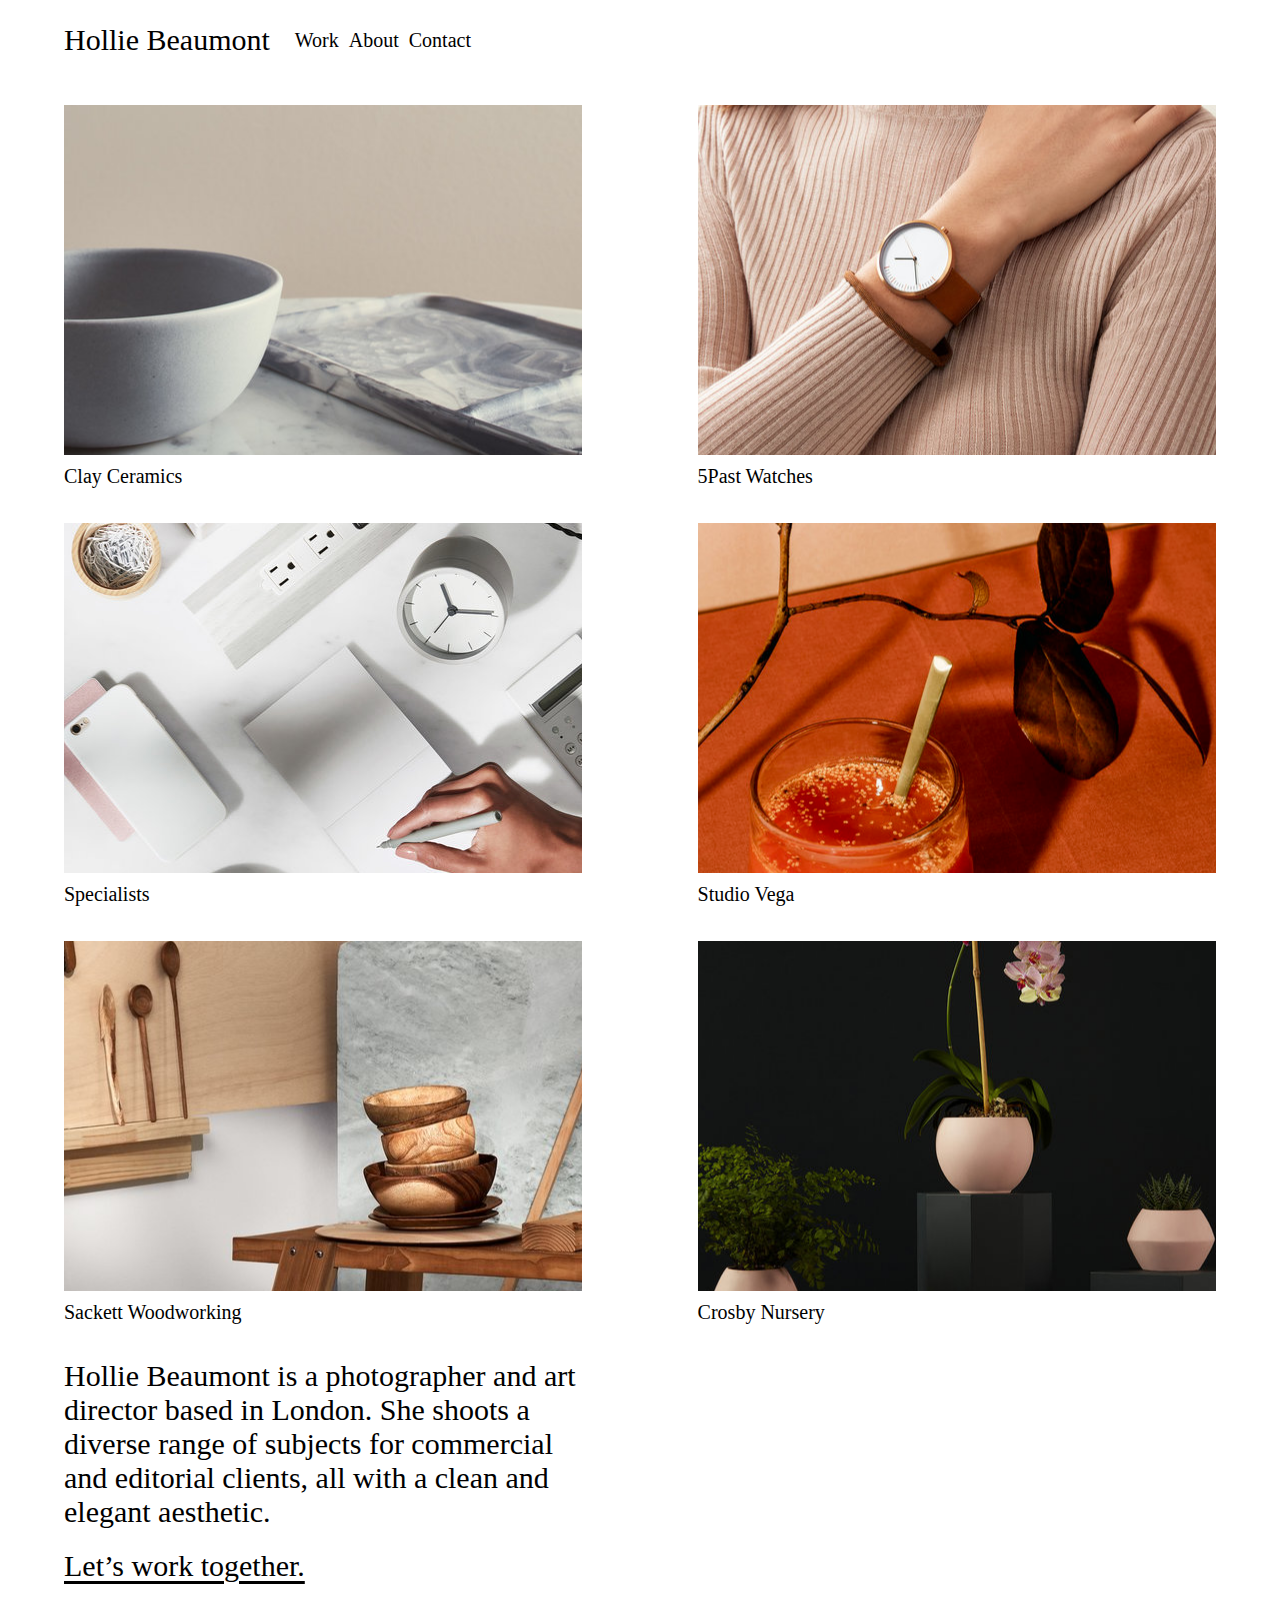
<file: index.html>
<!DOCTYPE html>
<html lang="en">
<head>
    <meta charset="UTF-8">
    <meta http-equiv="X-UA-Compatible" content="IE=edge">
    <meta name="viewport" content="width=device-width, initial-scale=1.0">
    <title>Art Photogragher</title>
    <link rel="stylesheet" href="css/style.css">
    <link rel="stylesheet" href="https://use.fontawesome.com/releases/v5.13.0/css/all.css" integrity="sha384-Bfad6CLCknfcloXFOyFnlgtENryhrpZCe29RTifKEixXQZ38WheV+i/6YWSzkz3V" crossorigin="anonymous" />

</head>
<body>
    <div class="container">
        <header>
           <div class="left-header-block">
                <a href="index.html" class="homepage"><span>Hollie Beaumont</span></a>
                <ul class="menu-ul">
                    <li><a href="#">Work</a></li>
                    <li><a href="about.html">About</a></li>
                    <li><a href="contact.html">Contact</a></li>
                </ul>
           </div>
            <div class="icons">
                <a href="#"><i class="fab fa-instagram"></i></a>
                <a href="#"><i class="fab fa-twitter"></i></a>
            </div>
        </header> 

        <main>
            <div class="row">
                <div class="item">
                    <a href="#"><div class="pic one"></div></a>
                    <p>Clay Ceramics</p>
                </div>
                <div class="item">
                    <a href="#"><div class="pic two"></div></a>
                    <p>5Past Watches</p>
                </div>
            </div>
            <div class="row">
                <div class="item">
                    <a href="#"><div class="pic three"></div></a>
                    <p>Specialists</p>
                </div>
                <div class="item">
                    <a href="#"><div class="pic four"></div></a>
                    <p>Studio Vega</p>
                </div>
            </div>
            <div class="row">
                <div class="item">
                    <a href="#"><div class="pic five"></div></a>
                    <p>Sackett Woodworking</p>
                </div>
                <div class="item">
                    <a href="#"><div class="pic six"></div></a>
                    <p>Crosby Nursery</p>
                </div>
            </div>
            
        </main>

        <section class="text-block">
            <span>
                Hollie Beaumont is a photographer and art director based in London. She shoots a diverse range of subjects for commercial and editorial clients, all with a clean and elegant aesthetic.
            </span>
            <a href="contact.html" class="text-block-link">Let’s work together.</a>

        </section>

    </div>
    
</body>
</html>
</file>
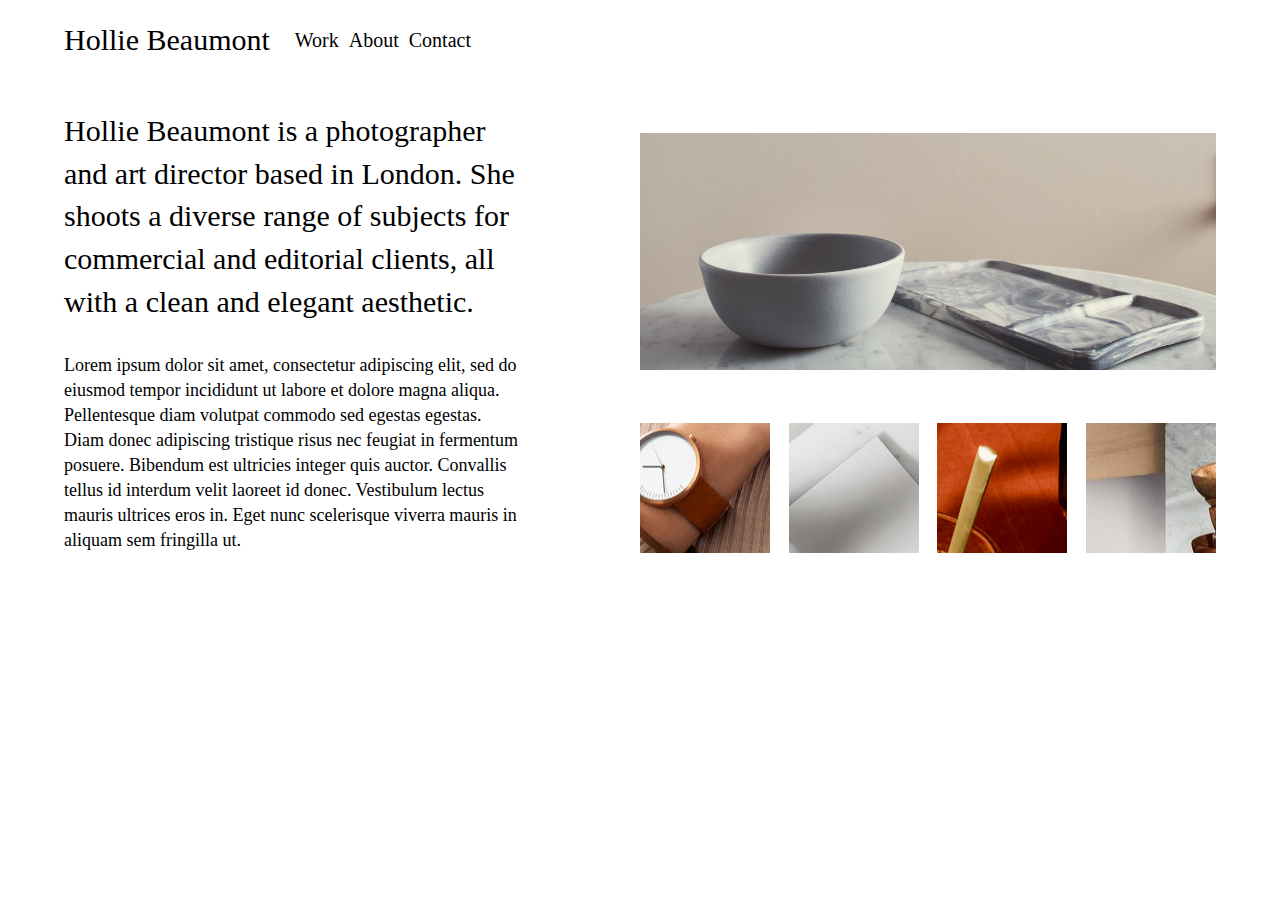
<file: about.html>
<!DOCTYPE html>
<html lang="en">
<head>
    <meta charset="UTF-8">
    <meta http-equiv="X-UA-Compatible" content="IE=edge">
    <meta name="viewport" content="width=device-width, initial-scale=1.0">
    <title>Art | About</title>
    <link rel="stylesheet" href="css/style.css">
    <link rel="stylesheet" href="https://use.fontawesome.com/releases/v5.13.0/css/all.css" integrity="sha384-Bfad6CLCknfcloXFOyFnlgtENryhrpZCe29RTifKEixXQZ38WheV+i/6YWSzkz3V" crossorigin="anonymous" />

</head>
<body>
    <div class="container">
        <header>
            <div class="left-header-block">
                 <a href="index.html" class="homepage"><span>Hollie Beaumont</span></a>
                 <ul class="menu-ul">
                     <li><a href="#">Work</a></li>
                     <li><a href="about.html">About</a></li>
                     <li><a href="contact.html">Contact</a></li>
                 </ul>
            </div>
             <div class="icons">
                 <a href="#"><i class="fab fa-instagram"></i></a>
                 <a href="#"><i class="fab fa-twitter"></i></a>
             </div>
         </header> 

         <section class="about-section">
            <div class="about-content">
                <p class="about-big-text">
                    Hollie Beaumont is a photographer and art director based in London. She shoots a diverse range of subjects for commercial and editorial clients, all with a clean and elegant aesthetic.</p>
                <p class="about-normal-text">
                    Lorem ipsum dolor sit amet, consectetur adipiscing elit, sed do eiusmod tempor incididunt ut labore et dolore magna aliqua. Pellentesque diam volutpat commodo sed egestas egestas. Diam donec adipiscing tristique risus nec feugiat in fermentum posuere. Bibendum est ultricies integer quis auctor. Convallis tellus id interdum velit laoreet id donec. Vestibulum lectus mauris ultrices eros in. Eget nunc scelerisque viverra mauris in aliquam sem fringilla ut.
                </p>
            </div>
            <div class="about-pics-block">
                <div id="big-img"></div>
                <div class="small-img">
                    <div class="small-img-item two"></div>
                    <div class="small-img-item three"></div>
                    <div class="small-img-item four"></div>
                    <div class="small-img-item five"></div>
                </div>
            </div>
         </section>

       


    </div>


    <script src="js/script.js"></script>
    
</body>
</html>
</file>
<file: css/style.css>
* {
    margin: 0;
    padding: 0;
    border: 0;
    font-family: orpheus-pro;
    box-sizing: border-box;
}

.container {
    width: 90%;
    margin: auto;
}

header {
    height: 80px;
    display: flex;
    justify-content: space-between;
    align-items: center;
    /* padding: 30px 0; */
    position: sticky;
    top: 0px; 
    background-color: white;
}

header a {
    text-decoration: none;
    color: #000;
}

.menu-ul, .left-header-block {
    display: flex;
    justify-content: space-between;
    align-items: center;
}

.menu-ul li {
    list-style: none;
    font-size: 20px;
    padding: 0 5px;
}

.menu-ul li:hover {
    text-decoration: underline;
    transition-duration:  0.5s;
    text-underline-offset: 5px;
}

.homepage {
    font-size: 30px;
    padding-right: 20px;
}


.icons a {
    font-size: 20px;
    padding-left: 10px;
}

.row {
    display: flex;
    justify-content: space-between;
    margin: 25px auto;
}

.item {
  display: flex;
  flex-direction: column;
  width: 45%;
}

.item p {
    padding: 10px 0;
    font-size: 20px;

}

.pic {
    background-size: cover;
    height: 350px;
}

.one {
    background: url(../images/1.jpg) center no-repeat;
}

.two {
    background: url(../images/2.jpg) center no-repeat;
}

.three {
    background: url(../images/3.jpg) center no-repeat;
}

.four {
    background: url(../images/4.jpg) center no-repeat;
}

.five {
    background: url(../images/5.jpg) center no-repeat;
}

.six {
    background: url(../images/6.jpg) center no-repeat;
}

.text-block {
    display: flex;
    flex-direction: column;
    width: 45%;
    font-size: 30px;
}

.text-block-link {
    text-decoration: underline;
    text-underline-offset: 5px;
    padding: 20px 0;
    color: #000;
}

.about-section {
    display: flex;
    justify-content: space-between;
}

.about-content {
    width: 40%;
    /* height: 400px; */
}

.about-big-text {
    padding: 30px 0;
    font-size: 30px;
    line-height: 32pt;
}

.about-normal-text {
    font-size: 18px;
    line-height: 25px;
}

.about-pics-block {
    width: 50%;
    display: flex;
    flex-direction: column;
}

#big-img {
    height: 50%;
    width: 100%;
    background: url(../images/1.jpg) center no-repeat;
    background-size: cover;
    margin: auto;
}

.small-img {
    display: flex;
    justify-content: space-between;
}

.small-img-item {
    height: 130px;
    width: 130px;
    cursor: pointer;
}

.contact-bg {
    background: url(../images/1.jpg) center no-repeat;
    background-size: cover;
    height: calc(100vh - 80px);
    position: relative;
    opacity: 0.4;
}

form {
    width: 250px;
    position: absolute;
    display: flex;
    flex-direction: column;
    top: calc((100vh - 80px)/2) ;
    left: calc((100vw - 250px)/2);
}

input {
    border: 1px solid black;
    height: 30px;
    margin-top: 10px;
    width: 250px;
    padding-left: 10px;
}

.sbm-btn {
    background-color: #38383b;
    color: white;
    /* width: 100%; */
    cursor: pointer;
    font-size: 15px;
}



@media only screen and  (max-width: 800px) {
    .row {
        display: flex;
        flex-direction: column;
    }

    .item {
        width: 100%;
    }

    .text-block {
        width: 80%;
    }

    .menu-ul {
        display: none;
    }

    .about-content, .about-pics-block {
        width: 100%;
    }

    .about-content {
        height: 100%;
    }

    #big-img {
        height: 200px;
    }

    .about-section {
        display: flex;
        flex-direction: column;
        width: 100%;
    }
}
</file>
